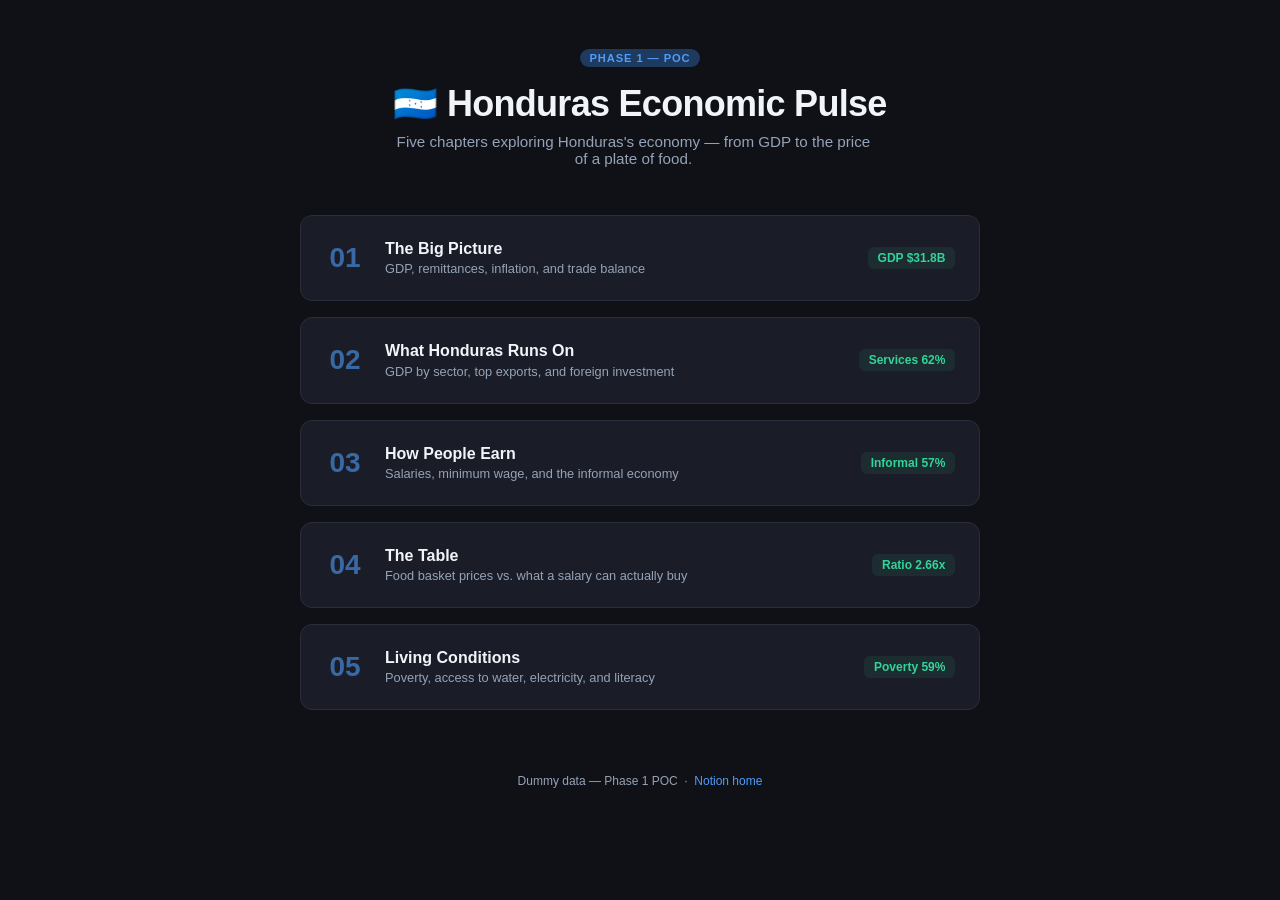
<file: index.html>
<!DOCTYPE html>
<html lang="en">
<head>
  <meta charset="UTF-8" />
  <meta name="viewport" content="width=device-width, initial-scale=1.0" />
  <title>🇭🇳 Honduras Economic Pulse</title>
  <style>
    :root {
      --bg: #0f1117;
      --card-bg: #1a1d27;
      --border: #2a2d3a;
      --accent: #4f9cf9;
      --positive: #34d399;
      --negative: #f87171;
      --neutral: #94a3b8;
      --text-primary: #f1f5f9;
      --text-secondary: #94a3b8;
      --font-stack: -apple-system, BlinkMacSystemFont, 'Segoe UI', sans-serif;
    }

    *, *::before, *::after { box-sizing: border-box; margin: 0; padding: 0; }

    body {
      background: var(--bg);
      color: var(--text-primary);
      font-family: var(--font-stack);
      min-height: 100vh;
      display: flex;
      flex-direction: column;
      align-items: center;
      padding: 3rem 1rem;
    }

    header {
      text-align: center;
      margin-bottom: 3rem;
    }

    header h1 {
      font-size: 2.25rem;
      font-weight: 700;
      letter-spacing: -0.02em;
      margin-bottom: 0.5rem;
    }

    header p {
      color: var(--text-secondary);
      font-size: 0.95rem;
      max-width: 480px;
    }

    .badge {
      display: inline-block;
      background: #1e3a5f;
      color: var(--accent);
      font-size: 0.7rem;
      font-weight: 600;
      text-transform: uppercase;
      letter-spacing: 0.08em;
      padding: 0.2rem 0.6rem;
      border-radius: 999px;
      margin-bottom: 1rem;
    }

    nav {
      display: grid;
      gap: 1rem;
      width: 100%;
      max-width: 680px;
    }

    .chapter-card {
      background: var(--card-bg);
      border: 1px solid var(--border);
      border-radius: 0.75rem;
      padding: 1.5rem;
      text-decoration: none;
      color: inherit;
      display: flex;
      align-items: center;
      gap: 1.25rem;
      transition: border-color 0.15s, transform 0.15s;
    }

    .chapter-card:hover {
      border-color: var(--accent);
      transform: translateY(-2px);
    }

    .chapter-num {
      font-size: 1.75rem;
      font-weight: 700;
      color: var(--accent);
      min-width: 2.5rem;
      text-align: center;
      opacity: 0.6;
    }

    .chapter-info h2 {
      font-size: 1rem;
      font-weight: 600;
      margin-bottom: 0.2rem;
    }

    .chapter-info p {
      font-size: 0.8rem;
      color: var(--text-secondary);
    }

    .chapter-kpi {
      margin-left: auto;
      font-size: 0.75rem;
      color: var(--positive);
      font-weight: 600;
      white-space: nowrap;
      background: rgba(52, 211, 153, 0.08);
      padding: 0.25rem 0.6rem;
      border-radius: 0.375rem;
    }

    footer {
      margin-top: 4rem;
      font-size: 0.75rem;
      color: var(--text-secondary);
      text-align: center;
    }

    footer a {
      color: var(--accent);
      text-decoration: none;
    }
  </style>
</head>
<body>

  <header>
    <div class="badge">Phase 1 — POC</div>
    <h1>🇭🇳 Honduras Economic Pulse</h1>
    <p>Five chapters exploring Honduras's economy — from GDP to the price of a plate of food.</p>
  </header>

  <nav>
    <a href="chapters/chapter-01-big-picture.html" class="chapter-card">
      <span class="chapter-num">01</span>
      <div class="chapter-info">
        <h2>The Big Picture</h2>
        <p>GDP, remittances, inflation, and trade balance</p>
      </div>
      <span class="chapter-kpi">GDP $31.8B</span>
    </a>

    <a href="chapters/chapter-02-what-honduras-runs-on.html" class="chapter-card">
      <span class="chapter-num">02</span>
      <div class="chapter-info">
        <h2>What Honduras Runs On</h2>
        <p>GDP by sector, top exports, and foreign investment</p>
      </div>
      <span class="chapter-kpi">Services 62%</span>
    </a>

    <a href="chapters/chapter-03-how-people-earn.html" class="chapter-card">
      <span class="chapter-num">03</span>
      <div class="chapter-info">
        <h2>How People Earn</h2>
        <p>Salaries, minimum wage, and the informal economy</p>
      </div>
      <span class="chapter-kpi">Informal 57%</span>
    </a>

    <a href="chapters/chapter-04-the-table.html" class="chapter-card">
      <span class="chapter-num">04</span>
      <div class="chapter-info">
        <h2>The Table</h2>
        <p>Food basket prices vs. what a salary can actually buy</p>
      </div>
      <span class="chapter-kpi">Ratio 2.66x</span>
    </a>

    <a href="chapters/chapter-05-living-conditions.html" class="chapter-card">
      <span class="chapter-num">05</span>
      <div class="chapter-info">
        <h2>Living Conditions</h2>
        <p>Poverty, access to water, electricity, and literacy</p>
      </div>
      <span class="chapter-kpi">Poverty 59%</span>
    </a>
  </nav>

  <footer>
    <p>Dummy data — Phase 1 POC &nbsp;·&nbsp; <a href="https://app.notion.com/p/3548d3d8f1cc81e5b8a4ccb7a6c68b61" target="_blank">Notion home</a></p>
  </footer>

</body>
</html>
</file>
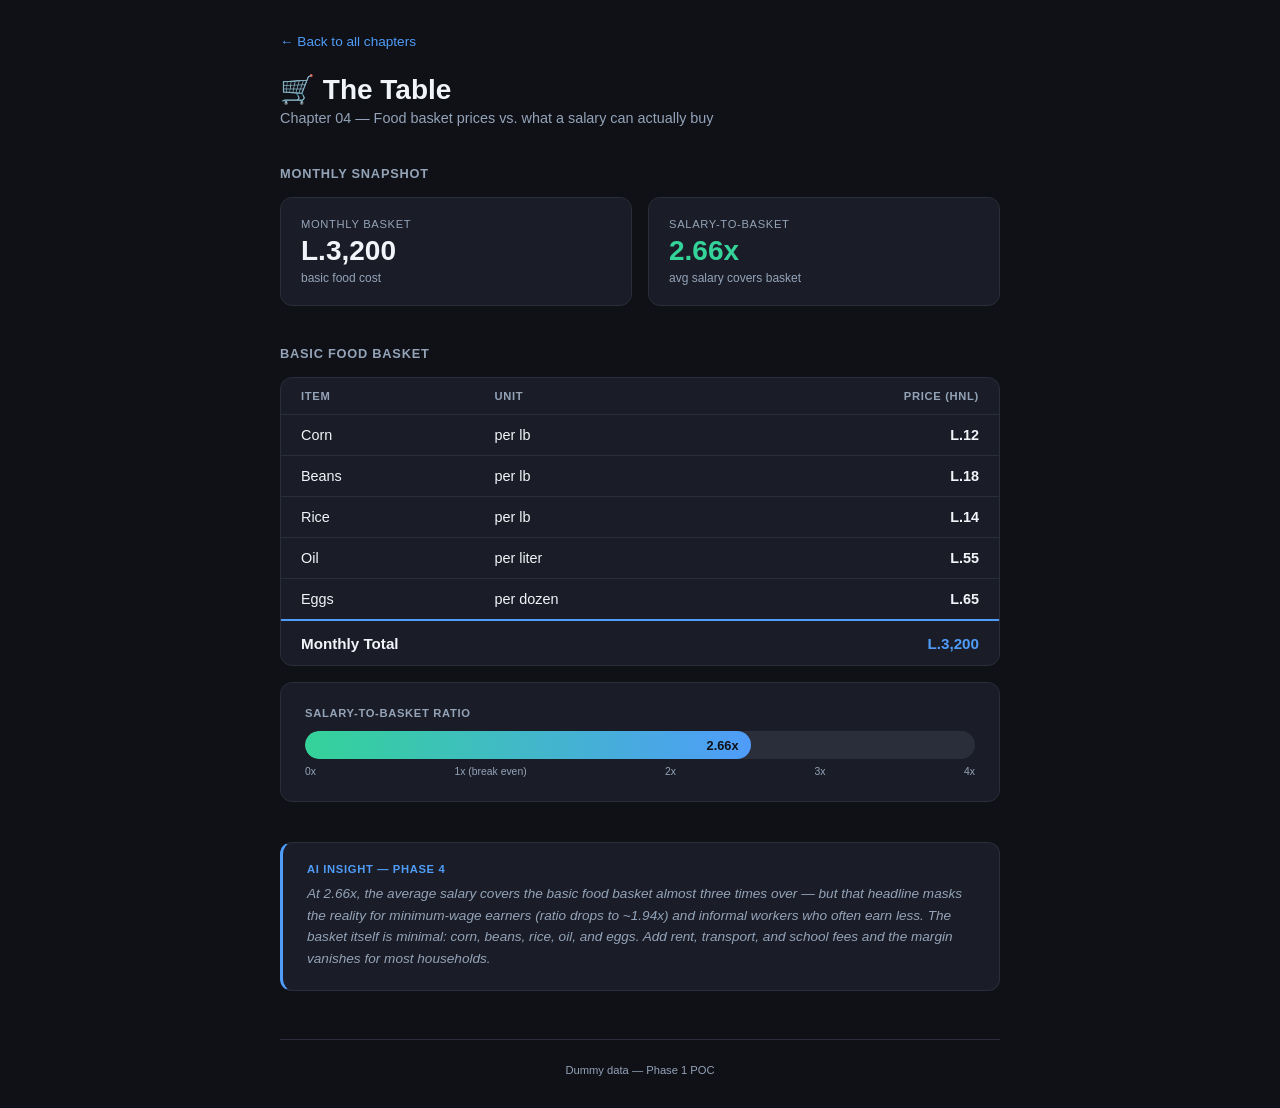
<file: chapters/chapter-04-the-table.html>
<!DOCTYPE html>
<html lang="en">
<head>
  <meta charset="UTF-8" />
  <meta name="viewport" content="width=device-width, initial-scale=1.0" />
  <title>Chapter 04 — The Table | Honduras Economic Pulse</title>
  <style>
    :root {
      --bg: #0f1117; --card-bg: #1a1d27; --border: #2a2d3a;
      --accent: #4f9cf9; --positive: #34d399; --negative: #f87171;
      --neutral: #94a3b8; --text-primary: #f1f5f9; --text-secondary: #94a3b8;
      --font-stack: -apple-system, BlinkMacSystemFont, 'Segoe UI', sans-serif;
    }
    *, *::before, *::after { box-sizing: border-box; margin: 0; padding: 0; }
    body {
      background: var(--bg); color: var(--text-primary);
      font-family: var(--font-stack); padding: 2rem 1rem;
      display: flex; flex-direction: column; align-items: center;
    }
    .container { width: 100%; max-width: 720px; }
    .back { color: var(--accent); text-decoration: none; font-size: 0.85rem; display: inline-block; margin-bottom: 1.5rem; }
    .back:hover { text-decoration: underline; }
    h1 { font-size: 1.75rem; font-weight: 700; margin-bottom: 0.25rem; }
    .subtitle { color: var(--text-secondary); font-size: 0.9rem; margin-bottom: 2rem; }

    .section-title {
      font-size: 0.8rem; font-weight: 600; margin: 2.5rem 0 1rem;
      color: var(--text-secondary); text-transform: uppercase; letter-spacing: 0.06em;
    }

    .kpi-grid {
      display: grid;
      grid-template-columns: repeat(auto-fit, minmax(150px, 1fr));
      gap: 1rem;
    }
    .kpi-card {
      background: var(--card-bg); border: 1px solid var(--border);
      border-radius: 0.75rem; padding: 1.25rem;
    }
    .kpi-card .label {
      font-size: 0.7rem; text-transform: uppercase; letter-spacing: 0.06em;
      color: var(--text-secondary); margin-bottom: 0.4rem;
    }
    .kpi-card .value { font-size: 1.75rem; font-weight: 700; line-height: 1.1; }
    .kpi-card .sub { font-size: 0.75rem; color: var(--text-secondary); margin-top: 0.25rem; }

    .basket-table-wrap {
      background: var(--card-bg); border: 1px solid var(--border);
      border-radius: 0.75rem; overflow: hidden;
    }
    table {
      width: 100%; border-collapse: collapse;
    }
    thead th {
      text-align: left; padding: 0.75rem 1.25rem;
      font-size: 0.7rem; text-transform: uppercase; letter-spacing: 0.06em;
      color: var(--text-secondary); border-bottom: 1px solid var(--border);
      font-weight: 600;
    }
    thead th:last-child { text-align: right; }
    tbody td {
      padding: 0.75rem 1.25rem; font-size: 0.9rem;
      border-bottom: 1px solid var(--border);
    }
    tbody td:last-child { text-align: right; font-weight: 600; font-variant-numeric: tabular-nums; }
    tbody tr:last-child td { border-bottom: none; }
    tbody tr:hover { background: rgba(79, 156, 249, 0.04); }
    tfoot td {
      padding: 0.85rem 1.25rem; font-weight: 700; font-size: 0.95rem;
      border-top: 2px solid var(--accent);
    }
    tfoot td:last-child { text-align: right; color: var(--accent); }

    .gauge-wrap {
      background: var(--card-bg); border: 1px solid var(--border);
      border-radius: 0.75rem; padding: 1.5rem; margin-top: 1rem;
    }
    .gauge-label {
      font-size: 0.7rem; text-transform: uppercase; letter-spacing: 0.06em;
      color: var(--text-secondary); margin-bottom: 0.75rem; font-weight: 600;
    }
    .gauge-track {
      background: var(--border); border-radius: 999px; height: 28px;
      position: relative; overflow: hidden;
    }
    .gauge-fill {
      height: 100%; border-radius: 999px;
      background: linear-gradient(90deg, var(--positive), var(--accent));
      display: flex; align-items: center; justify-content: flex-end; padding-right: 0.75rem;
      font-size: 0.8rem; font-weight: 700; color: var(--bg);
      transition: width 0.6s ease;
    }
    .gauge-markers {
      display: flex; justify-content: space-between; margin-top: 0.4rem;
      font-size: 0.65rem; color: var(--text-secondary);
    }

    .ai-insight {
      background: var(--card-bg); border: 1px solid var(--border);
      border-left: 3px solid var(--accent);
      border-radius: 0.75rem; padding: 1.25rem 1.5rem; margin-top: 2.5rem;
    }
    .ai-insight .ai-label {
      font-size: 0.7rem; text-transform: uppercase; letter-spacing: 0.06em;
      color: var(--accent); margin-bottom: 0.5rem; font-weight: 600;
    }
    .ai-insight p {
      font-size: 0.85rem; color: var(--text-secondary); line-height: 1.6; font-style: italic;
    }

    footer {
      margin-top: 3rem; font-size: 0.7rem; color: var(--text-secondary);
      text-align: center; padding-top: 1.5rem; border-top: 1px solid var(--border); width: 100%;
    }
  </style>
</head>
<body>
  <div class="container">
    <a href="../index.html" class="back">&larr; Back to all chapters</a>
    <h1>&#128722; The Table</h1>
    <p class="subtitle">Chapter 04 — Food basket prices vs. what a salary can actually buy</p>

    <div class="section-title">Monthly Snapshot</div>
    <div class="kpi-grid" id="kpi-grid"></div>

    <div class="section-title">Basic Food Basket</div>
    <div class="basket-table-wrap">
      <table>
        <thead><tr><th>Item</th><th>Unit</th><th>Price (HNL)</th></tr></thead>
        <tbody id="basket-body"></tbody>
        <tfoot id="basket-foot"></tfoot>
      </table>
    </div>

    <div class="gauge-wrap" id="gauge-wrap">
      <div class="gauge-label">Salary-to-Basket Ratio</div>
      <div class="gauge-track">
        <div class="gauge-fill" id="gauge-fill"></div>
      </div>
      <div class="gauge-markers">
        <span>0x</span><span>1x (break even)</span><span>2x</span><span>3x</span><span>4x</span>
      </div>
    </div>

    <div class="ai-insight">
      <div class="ai-label">AI Insight — Phase 4</div>
      <p>At 2.66x, the average salary covers the basic food basket almost three times over — but that headline masks the reality for minimum-wage earners (ratio drops to ~1.94x) and informal workers who often earn less. The basket itself is minimal: corn, beans, rice, oil, and eggs. Add rent, transport, and school fees and the margin vanishes for most households.</p>
    </div>

    <footer>Dummy data — Phase 1 POC</footer>
  </div>

  <script>
    document.addEventListener('DOMContentLoaded', async () => {
      const res = await fetch('../data/dummy.json');
      const data = await res.json();
      const ch = data.chapter4;

      const kpis = [
        { label: 'Monthly Basket', value: 'L.' + ch.monthlyBasketTotalHNL.toLocaleString(), color: 'var(--text-primary)', sub: 'basic food cost' },
        { label: 'Salary-to-Basket', value: ch.salaryToBasketRatio + 'x', color: 'var(--positive)', sub: 'avg salary covers basket' },
      ];

      const grid = document.getElementById('kpi-grid');
      kpis.forEach(k => {
        const card = document.createElement('div');
        card.className = 'kpi-card';
        card.innerHTML = `
          <div class="label">${k.label}</div>
          <div class="value" style="color:${k.color}">${k.value}</div>
          ${k.sub ? `<div class="sub">${k.sub}</div>` : ''}
        `;
        grid.appendChild(card);
      });

      const items = [
        { name: 'Corn',  unit: 'per lb',    price: ch.foodBasket.cornPerLb },
        { name: 'Beans', unit: 'per lb',    price: ch.foodBasket.beansPerLb },
        { name: 'Rice',  unit: 'per lb',    price: ch.foodBasket.ricePerLb },
        { name: 'Oil',   unit: 'per liter', price: ch.foodBasket.oilPerLiter },
        { name: 'Eggs',  unit: 'per dozen', price: ch.foodBasket.eggsPerDozen },
      ];

      const tbody = document.getElementById('basket-body');
      items.forEach(it => {
        const tr = document.createElement('tr');
        tr.innerHTML = `<td>${it.name}</td><td>${it.unit}</td><td>L.${it.price}</td>`;
        tbody.appendChild(tr);
      });

      const tfoot = document.getElementById('basket-foot');
      tfoot.innerHTML = `<tr><td colspan="2">Monthly Total</td><td>L.${ch.monthlyBasketTotalHNL.toLocaleString()}</td></tr>`;

      // Gauge: ratio on a 0–4x scale
      const pct = Math.min((ch.salaryToBasketRatio / 4) * 100, 100);
      const fill = document.getElementById('gauge-fill');
      fill.style.width = pct + '%';
      fill.textContent = ch.salaryToBasketRatio + 'x';
    });
  </script>
</body>
</html>
</file>
